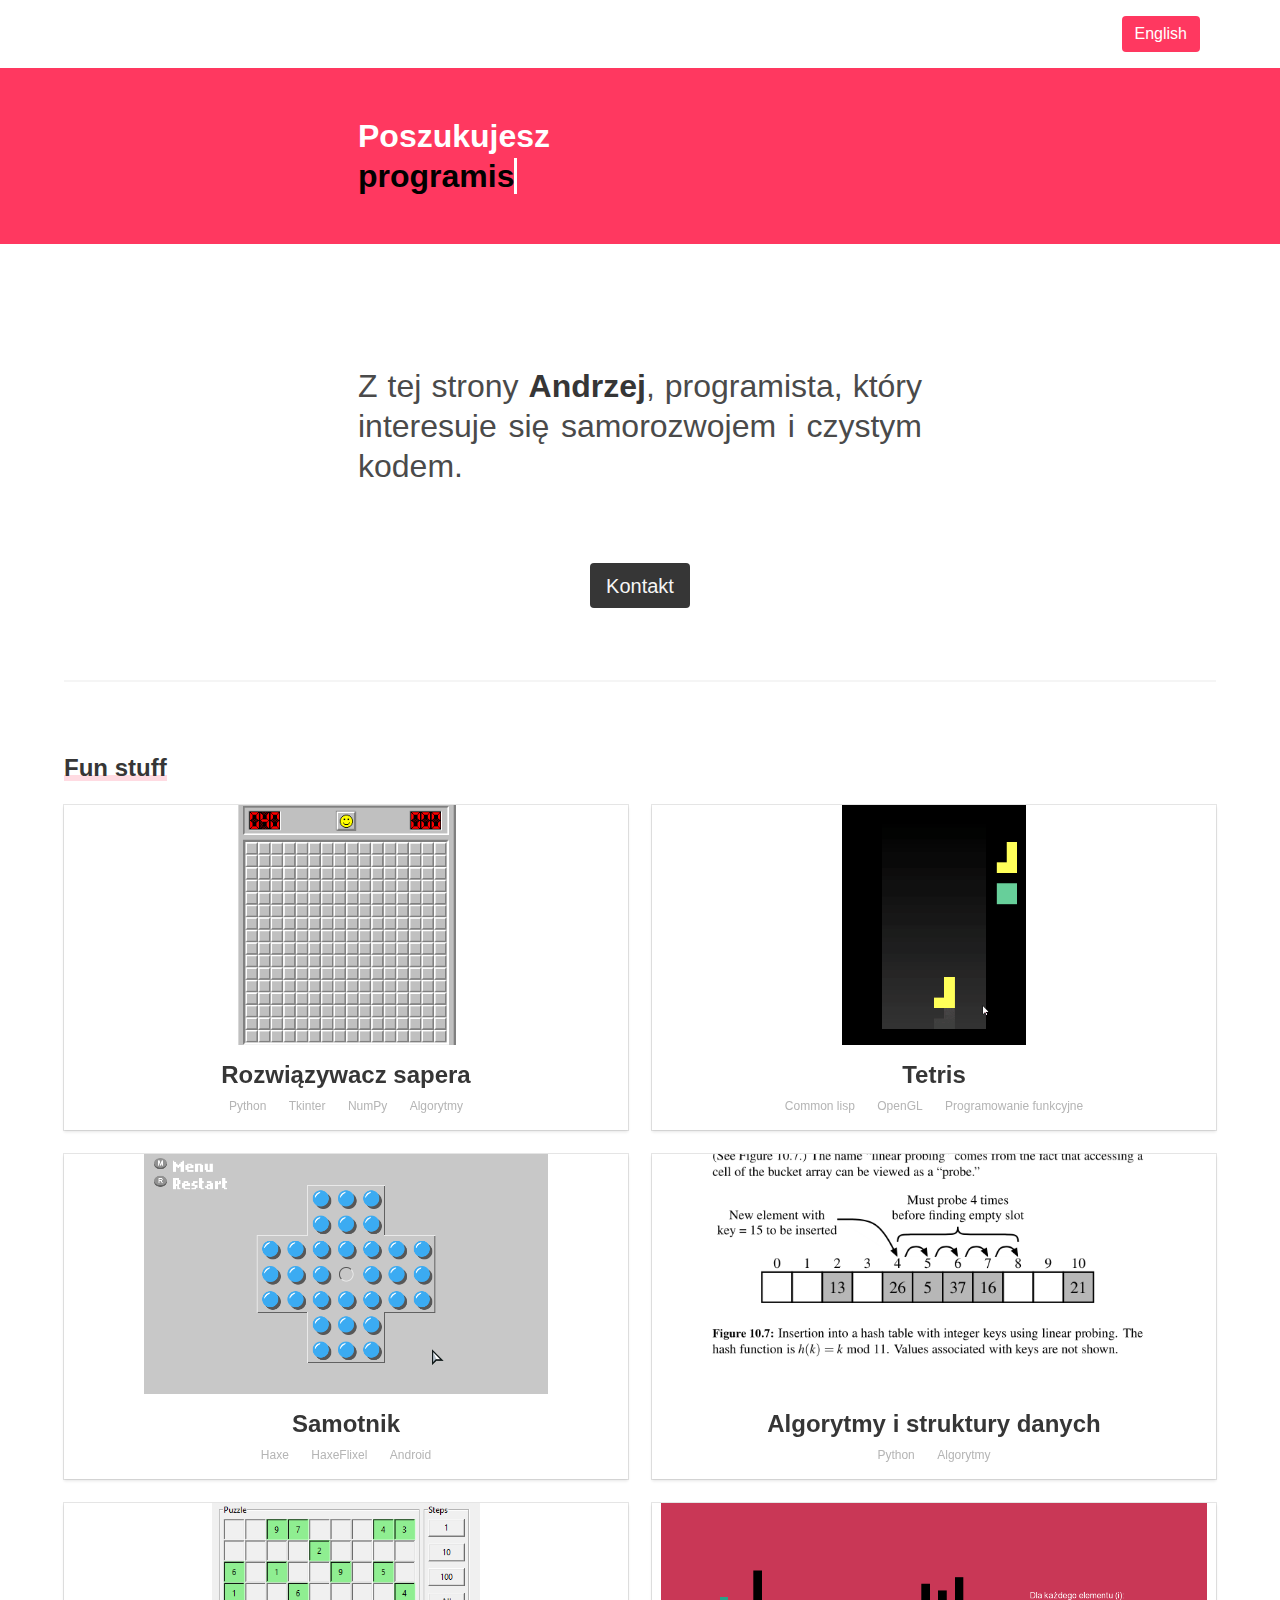
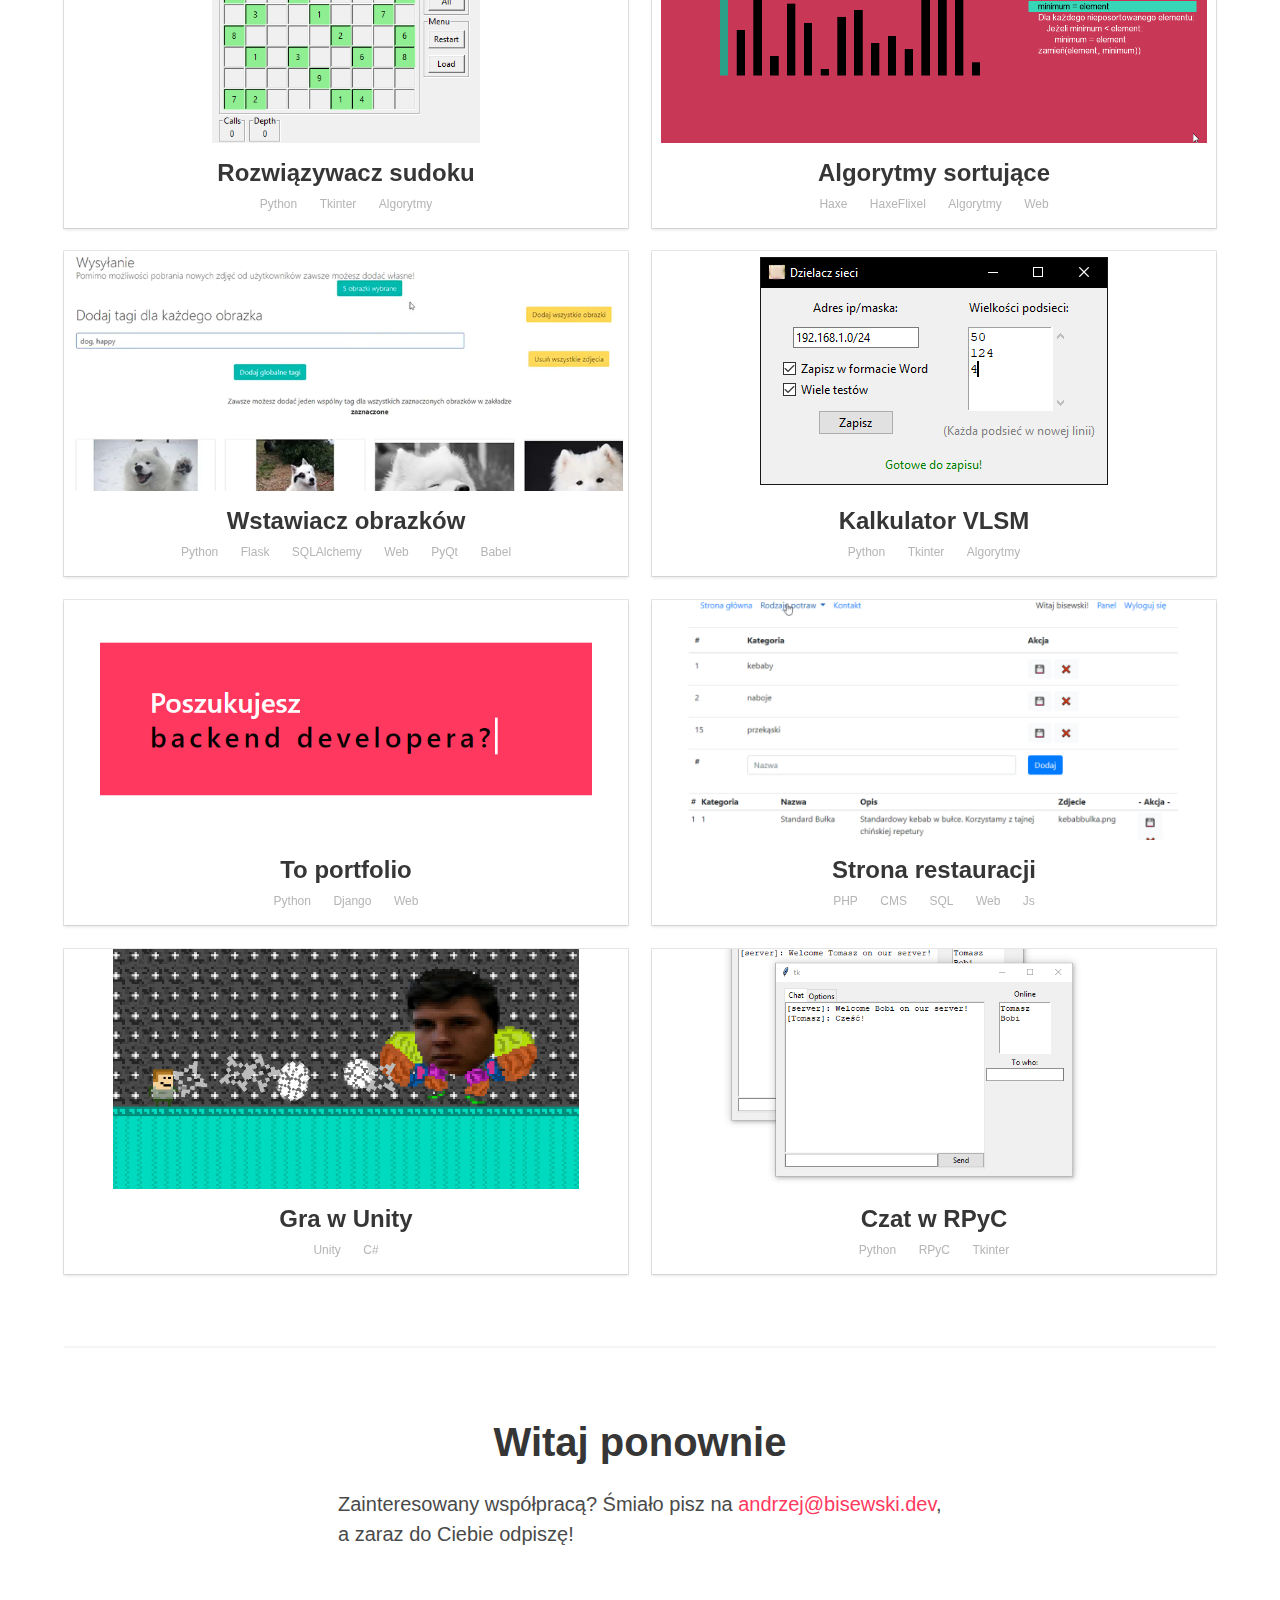
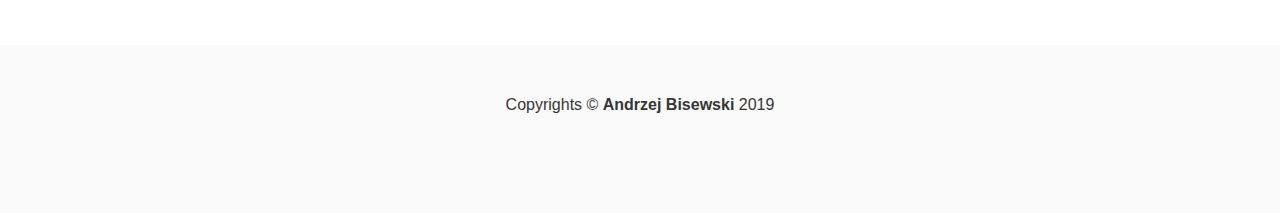
<file: index.html>
<!DOCTYPE html>
<html>
<head>
    <meta charset="utf-8">
    <title>Portfolio | Andrzej Bisewski</title>
    <meta http-equiv="X-UA-Compatible" content="IE=edge">
    <meta name="viewport" content="width=device-width, initial-scale=1">
    <meta name="description"
          content="Programista.">

    <meta property="og:url" content="https://bisewski.dev">
    <meta property="og:type" content="website">
    <meta property="og:title" content="Portfolio | Andrzej Bisewski">

    <meta property="og:image:type" content="image/png">
    <meta property="og:image:width" content="1200">
    <meta property="og:image:height" content="630">
    <meta name="og:description" content="Programista dopiero zaczynający swoją karierę.">
    <meta property="og:image" content="/static/og-image.png"/>
    <!--https://developers.facebook.com/tools/debug/sharing/?q=bisewski.dev-->
    <link rel="stylesheet" href="/static/styles.css">
    <link rel="stylesheet" href="/static/bulma.min.css">
    <link rel="stylesheet" href="https://fonts.googleapis.com/css?family=Raleway&display=swap">
    <link rel="stylesheet" href="https://afeld.github.io/emoji-css/emoji.css">

    <link rel="shortcut icon" type="image/png" href="/static/favicon.ico"/>

    <script>
        let first_word =  ['web',  'backend'];
        let second_word = ['developera?'];

        let words = ['programisty python?', 'młodszego ruby?', 'programisty elixir?'];


    </script>
</head>
<body>


<div class="container">
    <div class=" has-text-right	" style="margin:1rem;">
        
        
        
        
        
        
        <a class="button is-danger" href="/en">English</a>
        
        
        
        
        
    </div>
</div>

<div class="hero-body" style="background-color:#ff3860;">
    <div class="container has-text-centered">

        <div class="columns">
            <div class="column is-half is-offset-one-quarter">
                <h3 class="subtitle is-3 has-text-justified has-text-weight-light">
                    <strong style="color:white;">Poszukujesz</strong><br>
                    <strong class="is-size-4-touch is-size-1-fullhd" style="color:black;" id="my_typing"></strong>
                </h3>
            </div>
        </div>
    </div>
</div>



<div class="hero-body">
    <div class="container has-text-centered">
        <div class="columns">
            <div class="column is-half is-offset-one-quarter">
                <h1 class="subtitle is-2 has-text-weight-light">
                    <span style="icon">
                        ‍<i class="em em-writing_hand" style></i>
                    </span>
                </h1>
                <h3 class="subtitle is-3 is-size-4-touch has-text-justified has-text-weight-light">
                    Z tej strony <strong>Andrzej</strong>, programista, który interesuje się samorozwojem i czystym kodem.
                </h3>
                <h1 class="subtitle is-3 has-text-centered"><i class="em em-male-technologist"></i></h1>
                <span class="icon">
                    <i class="fas fa-home"></i>
                </span>
            </div>
        </div>
        <div class="columns is-centered">
            <!--icons in resume by turkkub from https://www.flaticon.com/authors/turkkub/lineal-->
            <div class="column is-2">
                <a class="button is-medium is-dark" href="mailto:andrzej@bisewski.dev">Kontakt</a>
            </div>
        </div>
    </div>
</div>

<div class="container">
    <hr>
</div>

<!--itemki-->
<div>
    <div class="section">
        <div class="container">
            <h2 class="title is-4">
                <span class="my-shadow"><strong>Fun</strong> stuff</span>
            </h2>

            <div class="columns">
                


                <div class="column is-half has-text-centered ">
                    <div class="card my-item-car my-hoverable">
                        <div class="my-item">
                            <div class="my-item-under-text" style="position:relative;">
                                <a class="my-project">
                                    <img alt="Rozwiązywacz sapera obrazek"
                                         src="/static/saper.gif">
                                </a>
                                <div class="hidden-item">
                                    <a id="1" onmouseenter="activate_link('1')"
                                       onmouseleave="deactivate_link('1')" class="my-link-as-text"
                                       data-hidden-url="https://github.com/Boberkraft/minesweeper-solver" target="_blank" rel="nofollow">
                                        <div class="notification" style="height:100%;">
                                            <div class="content my-has-text-centered">
                                                <p><strong class="is-medium">Program sam roziązuje każdego sapera</strong></p>

<p>Robi zrzut ekranu, analizuje grę i dzięki algebrze liniowej wie gdzie kliknąć, by nie trafić na mine.</p>
                                            </div>
                                        </div>
                                    </a>
                                </div>
                            </div>
                            <p>
                            <h2 class="title is-4 " style="margin-bottom:0.3rem;">
                                Rozwiązywacz sapera
                            </h2></p>

                            <p>
                                
                                <span class="tag is-white has-text-grey-light">Python</span>
                                
                                <span class="tag is-white has-text-grey-light">Tkinter</span>
                                
                                <span class="tag is-white has-text-grey-light">NumPy</span>
                                
                                <span class="tag is-white has-text-grey-light">Algorytmy</span>
                                
                            </p>
                        </div>
                    </div>
                </div>

                
                


                <div class="column is-half has-text-centered ">
                    <div class="card my-item-car my-hoverable">
                        <div class="my-item">
                            <div class="my-item-under-text" style="position:relative;">
                                <a class="my-project">
                                    <img alt="Tetris obrazek"
                                         src="/static/tetris.gif">
                                </a>
                                <div class="hidden-item">
                                    <a id="2" onmouseenter="activate_link('2')"
                                       onmouseleave="deactivate_link('2')" class="my-link-as-text"
                                       data-hidden-url="https://github.com/Boberkraft/tetris" target="_blank" rel="nofollow">
                                        <div class="notification" style="height:100%;">
                                            <div class="content my-has-text-centered">
                                                

<p><strong>Klasyczny tetris wieloosobowy</strong></p>

<p class="is-size-7">Gra docelowo ma wspierać rozgrywkę wieloosobową przez internet</p>

<p class="is-size-7">Stworzony w celu zgłębienia technik <strong>Common Lispa </strong> - ucze się go, gdyż przeczytałem, że każdy programista <strong>musi</strong> go poznać. Czy jestem w stanie zobaczyć <em>rewolucyjność</em> tego języka? Zdecydowanie tak.<p>


                                            </div>
                                        </div>
                                    </a>
                                </div>
                            </div>
                            <p>
                            <h2 class="title is-4 " style="margin-bottom:0.3rem;">
                                Tetris
                            </h2></p>

                            <p>
                                
                                <span class="tag is-white has-text-grey-light">Common lisp</span>
                                
                                <span class="tag is-white has-text-grey-light">OpenGL</span>
                                
                                <span class="tag is-white has-text-grey-light">Programowanie funkcyjne</span>
                                
                            </p>
                        </div>
                    </div>
                </div>

                
            </div>
            <div class="columns">
                
                


                <div class="column is-half has-text-centered ">
                    <div class="card my-item-car my-hoverable">
                        <div class="my-item">
                            <div class="my-item-under-text" style="position:relative;">
                                <a class="my-project">
                                    <img alt="Samotnik obrazek"
                                         src="/static/brainvita.gif">
                                </a>
                                <div class="hidden-item">
                                    <a id="3" onmouseenter="activate_link('3')"
                                       onmouseleave="deactivate_link('3')" class="my-link-as-text"
                                       data-hidden-url="https://github.com/Boberkraft/BrainVita-Haxe" target="_blank" rel="nofollow">
                                        <div class="notification" style="height:100%;">
                                            <div class="content my-has-text-centered">
                                                <p><strong>Gra logiczna</strong></p>

<p class="is-size-7-touch">Celem gry jest zostawienie na planszy jak najmniejszej liczby pionków. Pionka bije się przeskakując go w pionie lub w poziomie.</p>

<p class="is-size-7-touch">Pierwszy mój projekt w wieloplatformowym języku <strong>Haxe</strong>. Podobną grę zrobiłem w Pythonie, więc pomyślałem, że porównam procesy tworzenia tego samego przy użyciu innych narzędzi.</p>
                                            </div>
                                        </div>
                                    </a>
                                </div>
                            </div>
                            <p>
                            <h2 class="title is-4 " style="margin-bottom:0.3rem;">
                                Samotnik
                            </h2></p>

                            <p>
                                
                                <span class="tag is-white has-text-grey-light">Haxe</span>
                                
                                <span class="tag is-white has-text-grey-light">HaxeFlixel</span>
                                
                                <span class="tag is-white has-text-grey-light">Android</span>
                                
                            </p>
                        </div>
                    </div>
                </div>

                
                


                <div class="column is-half has-text-centered ">
                    <div class="card my-item-car my-hoverable">
                        <div class="my-item">
                            <div class="my-item-under-text" style="position:relative;">
                                <a class="my-project">
                                    <img alt="Algorytmy i struktury danych obrazek"
                                         src="/static/algorytmy.png">
                                </a>
                                <div class="hidden-item">
                                    <a id="4" onmouseenter="activate_link('4')"
                                       onmouseleave="deactivate_link('4')" class="my-link-as-text"
                                       data-hidden-url="https://github.com/Boberkraft/Data-Structures-and-Algorithms-in-Python" target="_blank" rel="nofollow">
                                        <div class="notification" style="height:100%;">
                                            <div class="content my-has-text-centered">
                                                <p><strong>Rozwiązania do zadań czysto algorytmicznych</strong></p>

<p class="is-size-7-touch">Repozytorium to zbiór odpowiedzi do każdego przerobionego przeze mnie działu książki</p>

<p class="is-size-7" >Znajduje się tam: OOP, rekurencja, złożoność obliczeniowa, dowodzenie matematyczne, analiza, algorytmy sortujące, Dynamic Array, Stacks, Deques, Linked lists, Trees, Priority Queues, Heaps, Hash Tables, Skip Lists</p>

<p class="is-size-7-touch"> Przerobiłem ponad <strong>420 </strong> zadań z tej książki.</p>
                                            </div>
                                        </div>
                                    </a>
                                </div>
                            </div>
                            <p>
                            <h2 class="title is-4 " style="margin-bottom:0.3rem;">
                                Algorytmy i struktury danych
                            </h2></p>

                            <p>
                                
                                <span class="tag is-white has-text-grey-light">Python</span>
                                
                                <span class="tag is-white has-text-grey-light">Algorytmy</span>
                                
                            </p>
                        </div>
                    </div>
                </div>

                
            </div>
            <div class="columns">
                
                


                <div class="column is-half has-text-centered ">
                    <div class="card my-item-car my-hoverable">
                        <div class="my-item">
                            <div class="my-item-under-text" style="position:relative;">
                                <a class="my-project">
                                    <img alt="Rozwiązywacz sudoku obrazek"
                                         src="/static/sudoku.gif">
                                </a>
                                <div class="hidden-item">
                                    <a id="5" onmouseenter="activate_link('5')"
                                       onmouseleave="deactivate_link('5')" class="my-link-as-text"
                                       data-hidden-url="https://github.com/Boberkraft/" target="_blank" rel="nofollow">
                                        <div class="notification" style="height:100%;">
                                            <div class="content my-has-text-centered">
                                                <p><strong class="is-medium">Program sam rozwiązuje każde sudoku</strong></p>

<p class="is-size-7-touch">Przy okazji pozwala w łatwy sposób zrozumieć w jaki sposób działa, gdyż posiada ładny interfejs pozwalający wykonywać operacje algorytmu krok po kroku.</p>

<p class="is-size-7-touch">Stworzyłem go w celach nauki <strong>rekurencji</strong>.</p>
                                            </div>
                                        </div>
                                    </a>
                                </div>
                            </div>
                            <p>
                            <h2 class="title is-4 " style="margin-bottom:0.3rem;">
                                Rozwiązywacz sudoku
                            </h2></p>

                            <p>
                                
                                <span class="tag is-white has-text-grey-light">Python</span>
                                
                                <span class="tag is-white has-text-grey-light">Tkinter</span>
                                
                                <span class="tag is-white has-text-grey-light">Algorytmy</span>
                                
                            </p>
                        </div>
                    </div>
                </div>

                
                


                <div class="column is-half has-text-centered ">
                    <div class="card my-item-car my-hoverable">
                        <div class="my-item">
                            <div class="my-item-under-text" style="position:relative;">
                                <a class="my-project">
                                    <img alt="Algorytmy sortujące obrazek"
                                         src="/static/selectionsort.gif">
                                </a>
                                <div class="hidden-item">
                                    <a id="6" onmouseenter="activate_link('6')"
                                       onmouseleave="deactivate_link('6')" class="my-link-as-text"
                                       data-hidden-url="https://github.com/Boberkraft/algorithm-visualization-in-haxe" target="_blank" rel="nofollow">
                                        <div class="notification" style="height:100%;">
                                            <div class="content my-has-text-centered">
                                                <p><strong>Ładna prezentacja algorytmów sortujących</strong></p>

<p class="is-size-7-touch">Jest to strona internetowa, która w wolny sposób-  krok po kroku - pokazuje jak działają popularniejsze algorytmy sortujące.</p>

<p class="is-size-7-touch">Mój nauczyciel ze szkoły powiedział  bym przypomniał sobie <em>wszystkie te sorty</em> do <strong>matury</strong> - tak też zrobiłem.</p>
                                            </div>
                                        </div>
                                    </a>
                                </div>
                            </div>
                            <p>
                            <h2 class="title is-4 " style="margin-bottom:0.3rem;">
                                Algorytmy sortujące
                            </h2></p>

                            <p>
                                
                                <span class="tag is-white has-text-grey-light">Haxe</span>
                                
                                <span class="tag is-white has-text-grey-light">HaxeFlixel</span>
                                
                                <span class="tag is-white has-text-grey-light">Algorytmy</span>
                                
                                <span class="tag is-white has-text-grey-light">Web</span>
                                
                            </p>
                        </div>
                    </div>
                </div>

                
            </div>
            <div class="columns">
                
                


                <div class="column is-half has-text-centered ">
                    <div class="card my-item-car my-hoverable">
                        <div class="my-item">
                            <div class="my-item-under-text" style="position:relative;">
                                <a class="my-project">
                                    <img alt="Wstawiacz obrazków obrazek"
                                         src="/static/shubi.png">
                                </a>
                                <div class="hidden-item">
                                    <a id="7" onmouseenter="activate_link('7')"
                                       onmouseleave="deactivate_link('7')" class="my-link-as-text"
                                       data-hidden-url="https://www.youtube.com/watch?v=bhxVHMn7Ieo" target="_blank" rel="nofollow">
                                        <div class="notification" style="height:100%;">
                                            <div class="content my-has-text-centered">
                                                <p><strong>Shubi</strong></p>

<p class="is-size-7-touch">Program służy do pomocy w <em>reagowaniu</em>. Zamiast wysyłać na messengerze bądź discordzie emoji <i class="em em-kissing_smiling_eyes"></i> można wysłać zdjęcie pieska z wystawionym jęzorem.</p> 

<p>Jest to projekt na zakończenie warsztatów Pythona w firmie <strong>Intel</strong>.</p>
                                            </div>
                                        </div>
                                    </a>
                                </div>
                            </div>
                            <p>
                            <h2 class="title is-4 " style="margin-bottom:0.3rem;">
                                Wstawiacz obrazków
                            </h2></p>

                            <p>
                                
                                <span class="tag is-white has-text-grey-light">Python</span>
                                
                                <span class="tag is-white has-text-grey-light">Flask</span>
                                
                                <span class="tag is-white has-text-grey-light">SQLAlchemy</span>
                                
                                <span class="tag is-white has-text-grey-light">Web</span>
                                
                                <span class="tag is-white has-text-grey-light">PyQt</span>
                                
                                <span class="tag is-white has-text-grey-light">Babel</span>
                                
                            </p>
                        </div>
                    </div>
                </div>

                
                


                <div class="column is-half has-text-centered ">
                    <div class="card my-item-car my-hoverable">
                        <div class="my-item">
                            <div class="my-item-under-text" style="position:relative;">
                                <a class="my-project">
                                    <img alt="Kalkulator VLSM obrazek"
                                         src="/static/vlsm.png">
                                </a>
                                <div class="hidden-item">
                                    <a id="8" onmouseenter="activate_link('8')"
                                       onmouseleave="deactivate_link('8')" class="my-link-as-text"
                                       data-hidden-url="https://github.com/Boberkraft/VLSM-sieci" target="_blank" rel="nofollow">
                                        <div class="notification" style="height:100%;">
                                            <div class="content my-has-text-centered">
                                                <p><strong>Dzieli sieć na podsieci</strong></p>

<p class="is-size-7"> Program ten dzieli sieć wedle techniki VLSM, dodatkowo posiada przycisk do generowania pliku word, który ma służyć jako <strong>sprawdzian</strong> - odpowiedzi są dołączone.</p>

<p class="is-size-7">Stworzone by dostać dobrą ocenę z przedmiotu <strong>Sieci komputerowe</strong>.</p>
                                            </div>
                                        </div>
                                    </a>
                                </div>
                            </div>
                            <p>
                            <h2 class="title is-4 " style="margin-bottom:0.3rem;">
                                Kalkulator VLSM
                            </h2></p>

                            <p>
                                
                                <span class="tag is-white has-text-grey-light">Python</span>
                                
                                <span class="tag is-white has-text-grey-light">Tkinter</span>
                                
                                <span class="tag is-white has-text-grey-light">Algorytmy</span>
                                
                            </p>
                        </div>
                    </div>
                </div>

                
            </div>
            <div class="columns">
                
                


                <div class="column is-half has-text-centered ">
                    <div class="card my-item-car my-hoverable">
                        <div class="my-item">
                            <div class="my-item-under-text" style="position:relative;">
                                <a class="my-project">
                                    <img alt="To portfolio obrazek"
                                         src="/static/cv.png">
                                </a>
                                <div class="hidden-item">
                                    <a id="16" onmouseenter="activate_link('16')"
                                       onmouseleave="deactivate_link('16')" class="my-link-as-text"
                                       data-hidden-url="https://github.com/Boberkraft/boberkraft.github.io" target="_blank" rel="nofollow">
                                        <div class="notification" style="height:100%;">
                                            <div class="content my-has-text-centered">
                                                <p><strong>Statyczna strona</strong></p>

<p>Została wykonana przy pomocy <strong>Django</strong> i wdrażana przy pomocy prostego skryptu generującego statyczny html. Zawiera lokalizację</p>
                                            </div>
                                        </div>
                                    </a>
                                </div>
                            </div>
                            <p>
                            <h2 class="title is-4 " style="margin-bottom:0.3rem;">
                                To portfolio
                            </h2></p>

                            <p>
                                
                                <span class="tag is-white has-text-grey-light">Python</span>
                                
                                <span class="tag is-white has-text-grey-light">Django</span>
                                
                                <span class="tag is-white has-text-grey-light">Web</span>
                                
                            </p>
                        </div>
                    </div>
                </div>

                
                


                <div class="column is-half has-text-centered ">
                    <div class="card my-item-car my-hoverable">
                        <div class="my-item">
                            <div class="my-item-under-text" style="position:relative;">
                                <a class="my-project">
                                    <img alt="Strona restauracji obrazek"
                                         src="/static/kebab.png">
                                </a>
                                <div class="hidden-item">
                                    <a id="17" onmouseenter="activate_link('17')"
                                       onmouseleave="deactivate_link('17')" class="my-link-as-text"
                                       data-hidden-url="https://github.com/Boberkraft/Strona-o-kebabie" target="_blank" rel="nofollow">
                                        <div class="notification" style="height:100%;">
                                            <div class="content my-has-text-centered">
                                                

<p><strong>Prosta strona o kebabowni (<strong>CRUD</strong>)</strong></p>

</p>Projekt specjalnie zawiera prostego <strong>SQLa</strong> oraz funkcje, gdyż służył jako przykład. Posiada system szablonów podobny do tych z <strong>Django</strong>.</p>


                                            </div>
                                        </div>
                                    </a>
                                </div>
                            </div>
                            <p>
                            <h2 class="title is-4 " style="margin-bottom:0.3rem;">
                                Strona restauracji
                            </h2></p>

                            <p>
                                
                                <span class="tag is-white has-text-grey-light">PHP</span>
                                
                                <span class="tag is-white has-text-grey-light">CMS</span>
                                
                                <span class="tag is-white has-text-grey-light">SQL</span>
                                
                                <span class="tag is-white has-text-grey-light">Web</span>
                                
                                <span class="tag is-white has-text-grey-light">Js</span>
                                
                            </p>
                        </div>
                    </div>
                </div>

                
            </div>
            <div class="columns">
                
                


                <div class="column is-half has-text-centered ">
                    <div class="card my-item-car my-hoverable">
                        <div class="my-item">
                            <div class="my-item-under-text" style="position:relative;">
                                <a class="my-project">
                                    <img alt="Gra w Unity obrazek"
                                         src="/static/mineguern.png">
                                </a>
                                <div class="hidden-item">
                                    <a id="18" onmouseenter="activate_link('18')"
                                       onmouseleave="deactivate_link('18')" class="my-link-as-text"
                                       data-hidden-url="https://www.youtube.com/watch?v=p3pg8H3WTiU" target="_blank" rel="nofollow">
                                        <div class="notification" style="height:100%;">
                                            <div class="content my-has-text-centered">
                                                <p><strong>Mineguern</strong></p>

<p>Moja pierwsza i jedyna gra w Unity.</p>

<p>Gracz posiada 3 rodzaje broni i musi pokonać wroga - <strong> piłkarza Eryka</strong> (w rzeczywistości jest to mój kolega).</p>

<p>Wykonana w <strong>2015</strong> roku.</p>
                                            </div>
                                        </div>
                                    </a>
                                </div>
                            </div>
                            <p>
                            <h2 class="title is-4 " style="margin-bottom:0.3rem;">
                                Gra w Unity
                            </h2></p>

                            <p>
                                
                                <span class="tag is-white has-text-grey-light">Unity</span>
                                
                                <span class="tag is-white has-text-grey-light">C#</span>
                                
                            </p>
                        </div>
                    </div>
                </div>

                
                


                <div class="column is-half has-text-centered ">
                    <div class="card my-item-car my-hoverable">
                        <div class="my-item">
                            <div class="my-item-under-text" style="position:relative;">
                                <a class="my-project">
                                    <img alt="Czat w RPyC obrazek"
                                         src="/static/czat.png">
                                </a>
                                <div class="hidden-item">
                                    <a id="19" onmouseenter="activate_link('19')"
                                       onmouseleave="deactivate_link('19')" class="my-link-as-text"
                                       data-hidden-url="https://github.com/Boberkraft/chat/" target="_blank" rel="nofollow">
                                        <div class="notification" style="height:100%;">
                                            <div class="content my-has-text-centered">
                                                

<p><strong>Serwis czatowy</strong></p>

</p>Wykonany przy pomocy biblioteki do rozproszonego przetwarzania <strong>RPyC</strong>. Jest stworzona na podobieństwo czatu IRC i posiada podstawowe funkcje potrzebne do sprawnej komunikacji.</p>

<p>Wykonany w <strong>2017</strong> roku.<p>


                                            </div>
                                        </div>
                                    </a>
                                </div>
                            </div>
                            <p>
                            <h2 class="title is-4 " style="margin-bottom:0.3rem;">
                                Czat w RPyC
                            </h2></p>

                            <p>
                                
                                <span class="tag is-white has-text-grey-light">Python</span>
                                
                                <span class="tag is-white has-text-grey-light">RPyC</span>
                                
                                <span class="tag is-white has-text-grey-light">Tkinter</span>
                                
                            </p>
                        </div>
                    </div>
                </div>

                
            </div>
            <div class="columns">
                
                
            </div>
        </div>
    </div>
</div>

<div class="hr">
    <div class="container">
        <hr> <!-- style="background-color:#ff3860;opacity:0.2;"-->
    </div>
</div>


<section class="hero">
    <div class="hero-body">
        <div class="columns">
            <div class="column is-half is-offset-one-quarter">
                <h1 class="title is-2 has-text-centered">
                    <strong> Witaj ponownie </strong> <i
                        class="em em-raised_hand_with_fingers_splayed"></i>
                </h1>
                <p class="content is-medium">
                    Zainteresowany współpracą? Śmiało pisz na 

                    <a class="my-red" href="mailto:andrzej@bisewski.dev" target="_blank">andrzej@bisewski.dev</a>,
                    a zaraz do Ciebie odpiszę!
                </p>
                <br>
            </div>
        </div>
    </div>

</section>


<footer class="footer "> <!-- has-background-white -->
    <div class="content has-text-centered has-text-dark">
        <p>Copyrights © <strong>Andrzej Bisewski</strong> 2019

    </div>
</footer>




<script src="/static/script.js">


</script>

</body>
</html>
</file>
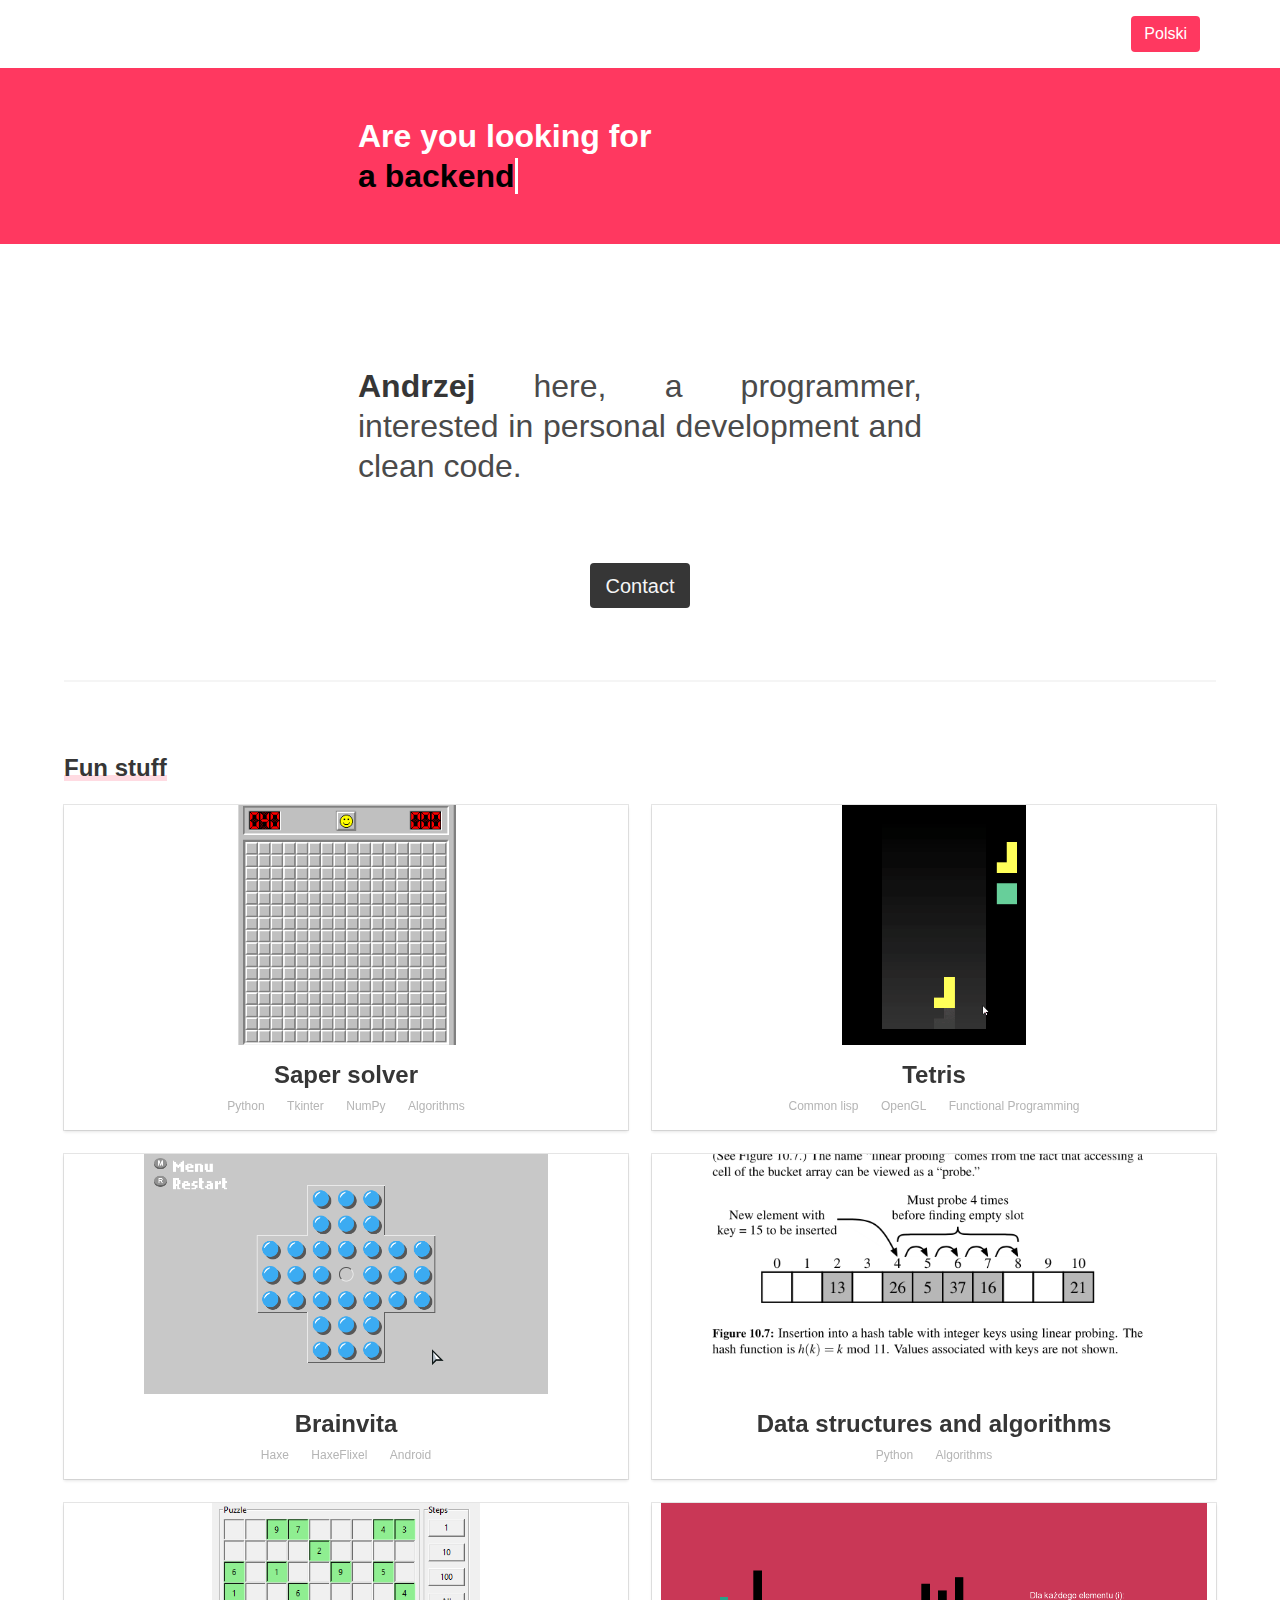
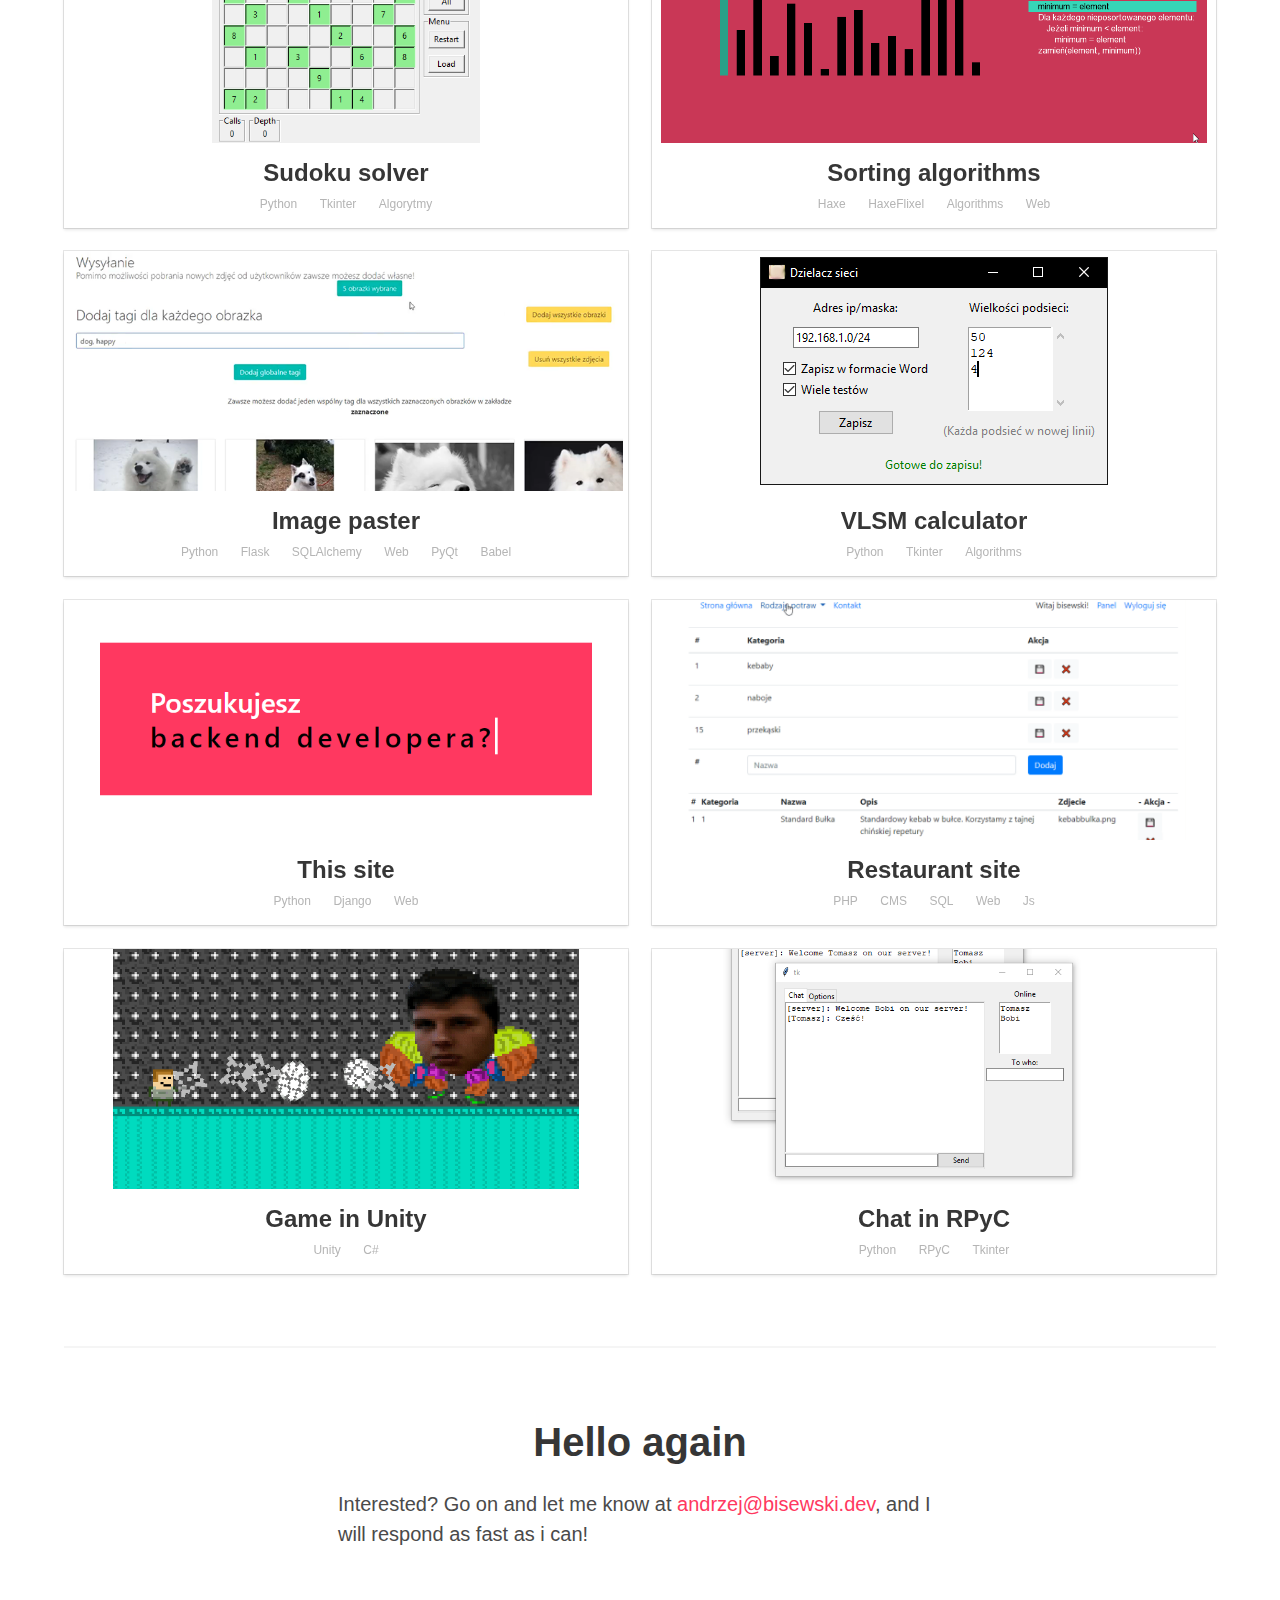
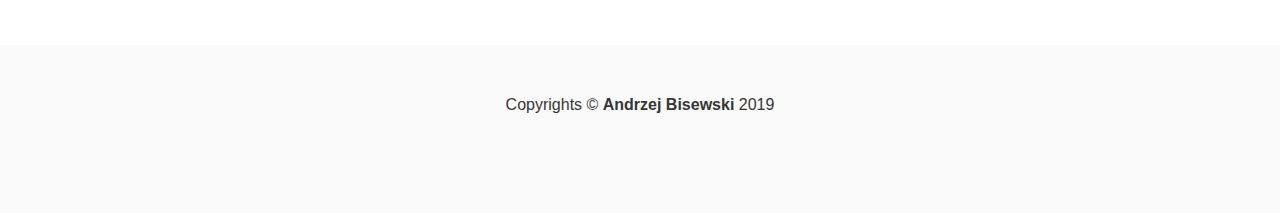
<file: en.html>
<!DOCTYPE html>
<html>
<head>
    <meta charset="utf-8">
    <title>Portfolio | Andrzej Bisewski</title>
    <meta http-equiv="X-UA-Compatible" content="IE=edge">
    <meta name="viewport" content="width=device-width, initial-scale=1">
    <meta name="description"
          content="Programmer.">

    <meta property="og:url" content="https://bisewski.dev">
    <meta property="og:type" content="website">
    <meta property="og:title" content="Portfolio | Andrzej Bisewski">

    <meta property="og:image:type" content="image/png">
    <meta property="og:image:width" content="1200">
    <meta property="og:image:height" content="630">
    <meta name="og:description" content="Young programmer at the beggining of his career.">
    <meta property="og:image" content="/static/og-image.png"/>
    <!--https://developers.facebook.com/tools/debug/sharing/?q=bisewski.dev-->
    <link rel="stylesheet" href="/static/styles.css">
    <link rel="stylesheet" href="/static/bulma.min.css">
    <link rel="stylesheet" href="https://fonts.googleapis.com/css?family=Raleway&display=swap">
    <link rel="stylesheet" href="https://afeld.github.io/emoji-css/emoji.css">

    <link rel="shortcut icon" type="image/png" href="/static/favicon.ico"/>

    <script>
        let first_word =  ['a web',  'a backend'];
        let second_word = ['developer?'];

        let words = ['a elixir developer?', 'a ruby developer?', 'a programmer?'];


    </script>
</head>
<body>


<div class="container">
    <div class=" has-text-right	" style="margin:1rem;">
        
        
        
        
        
        
        
        
        <a class="button is-danger" href="/">Polski</a>
        
        
        
    </div>
</div>

<div class="hero-body" style="background-color:#ff3860;">
    <div class="container has-text-centered">

        <div class="columns">
            <div class="column is-half is-offset-one-quarter">
                <h3 class="subtitle is-3 has-text-justified has-text-weight-light">
                    <strong style="color:white;">Are you looking for</strong><br>
                    <strong class="is-size-4-touch is-size-1-fullhd" style="color:black;" id="my_typing"></strong>
                </h3>
            </div>
        </div>
    </div>
</div>



<div class="hero-body">
    <div class="container has-text-centered">
        <div class="columns">
            <div class="column is-half is-offset-one-quarter">
                <h1 class="subtitle is-2 has-text-weight-light">
                    <span style="icon ">
                        ‍<i class="em em-writing_hand" style></i>
                    </span>
                </h1>
                <h3 class="subtitle is-3 is-size-4-touch has-text-justified has-text-weight-light">
                    <strong>Andrzej</strong> here, a programmer, interested in personal development and clean code.
                </h3>
                <h1 class="subtitle is-3 has-text-centered"><i class="em em-male-technologist"></i></h1>
                <span class="icon">
                    <i class="fas fa-home"></i>
                </span>
            </div>
        </div>
        <div class="columns is-centered">
            <!--icons in resume by turkkub from https://www.flaticon.com/authors/turkkub/lineal-->
            <div class="column is-2">
                <a class="button is-medium is-dark" href="mailto:andrzej@bisewski.dev">Contact</a>
            </div>
        </div>
    </div>
</div>

<div class="hr">
    <div class="container">
        <hr>
    </div>
</div>

<!--itemki-->
<div>
    <div class="section">
        <div class="container">
            <h2 class="title is-4">
                <span class="my-shadow"><strong>Fun</strong> stuff</span>
            </h2>

            <div class="columns">
                <div class="column is-half has-text-centered ">
                    <div class="card my-item-car my-hoverable">
                        <div class="my-item">
                            <div class="my-item-under-text" style="position:relative;">
                                <a class="my-project">
                                    <img alt="Saper solver image"
                                         src="/static/saper.gif">
                                </a>
                                <div class="hidden-item">
                                    <a id="1" onmouseenter="activate_link('1')"
                                       onmouseleave="deactivate_link('1')" class="my-link-as-text"
                                       data-hidden-url="https://github.com/Boberkraft/minesweeper-solver" target="_blank" rel="nofollow">
                                        <div class="notification" style="height:100%;">
                                            <div class="content my-has-text-centered">
                                                <p><strong class="is-medium">Program solving classical saper</strong></p>

<p>It takes a screenshot, analyzes the game, and with help from linear algebra knows where to click to not lose.</p>
                                            </div>
                                        </div>
                                    </a>
                                </div>
                            </div>
                            <p>
                            <h2 class="title is-4 " style="margin-bottom:0.3rem;">
                                Saper solver
                            </h2></p>

                            <p>
                                
                                <span class="tag is-white has-text-grey-light">Python</span>
                                
                                <span class="tag is-white has-text-grey-light">Tkinter</span>
                                
                                <span class="tag is-white has-text-grey-light">NumPy</span>
                                
                                <span class="tag is-white has-text-grey-light">Algorithms</span>
                                
                            </p>
                        </div>
                    </div>
                </div>

                
                


                <div class="column is-half has-text-centered ">
                    <div class="card my-item-car my-hoverable">
                        <div class="my-item">
                            <div class="my-item-under-text" style="position:relative;">
                                <a class="my-project">
                                    <img alt="Tetris image"
                                         src="/static/tetris.gif">
                                </a>
                                <div class="hidden-item">
                                    <a id="2" onmouseenter="activate_link('2')"
                                       onmouseleave="deactivate_link('2')" class="my-link-as-text"
                                       data-hidden-url="https://github.com/Boberkraft/tetris" target="_blank" rel="nofollow">
                                        <div class="notification" style="height:100%;">
                                            <div class="content my-has-text-centered">
                                                

<p><strong>Classic multiplayer tetris</strong></p>

<p class="is-size-7">The game is intended to support a multiplayer mode over the internet</p>

<p class="is-size-7">Created to find out why others think that every programmer must learn a <strong>Lisp</strong> language.</p><p> I think that I know what they meant now.</p>


                                            </div>
                                        </div>
                                    </a>
                                </div>
                            </div>
                            <p>
                            <h2 class="title is-4 " style="margin-bottom:0.3rem;">
                                Tetris
                            </h2></p>

                            <p>
                                
                                <span class="tag is-white has-text-grey-light">Common lisp</span>
                                
                                <span class="tag is-white has-text-grey-light">OpenGL</span>
                                
                                <span class="tag is-white has-text-grey-light">Functional Programming</span>
                                
                            </p>
                        </div>
                    </div>
                </div>

                
            </div>
            <div class="columns">
                
                


                <div class="column is-half has-text-centered ">
                    <div class="card my-item-car my-hoverable">
                        <div class="my-item">
                            <div class="my-item-under-text" style="position:relative;">
                                <a class="my-project">
                                    <img alt="Brainvita image"
                                         src="/static/brainvita.gif">
                                </a>
                                <div class="hidden-item">
                                    <a id="3" onmouseenter="activate_link('3')"
                                       onmouseleave="deactivate_link('3')" class="my-link-as-text"
                                       data-hidden-url="https://github.com/Boberkraft/BrainVita-Haxe" target="_blank" rel="nofollow">
                                        <div class="notification" style="height:100%;">
                                            <div class="content my-has-text-centered">
                                                <p><strong>A classic mind game</strong></p>

<p class="is-size-7-touch">The objective is to empty the entire board except for a single marble.</p>

<p class="is-size-7-touch">My first project in multiplatform language <strong>Haxe</strong>. I had made a similar game in Python for my <strong>Intel </strong> course, but I thought that  comparing the development of the same game with different tools could be <strong>fun</strong> - and it was.</p>
                                            </div>
                                        </div>
                                    </a>
                                </div>
                            </div>
                            <p>
                            <h2 class="title is-4 " style="margin-bottom:0.3rem;">
                                Brainvita
                            </h2></p>

                            <p>
                                
                                <span class="tag is-white has-text-grey-light">Haxe</span>
                                
                                <span class="tag is-white has-text-grey-light">HaxeFlixel</span>
                                
                                <span class="tag is-white has-text-grey-light">Android</span>
                                
                            </p>
                        </div>
                    </div>
                </div>

                
                


                <div class="column is-half has-text-centered ">
                    <div class="card my-item-car my-hoverable">
                        <div class="my-item">
                            <div class="my-item-under-text" style="position:relative;">
                                <a class="my-project">
                                    <img alt="Data structures and algorithms image"
                                         src="/static/algorytmy.png">
                                </a>
                                <div class="hidden-item">
                                    <a id="4" onmouseenter="activate_link('4')"
                                       onmouseleave="deactivate_link('4')" class="my-link-as-text"
                                       data-hidden-url="https://github.com/Boberkraft/Data-Structures-and-Algorithms-in-Python" target="_blank" rel="nofollow">
                                        <div class="notification" style="height:100%;">
                                            <div class="content my-has-text-centered">
                                                <p><strong>Solutions to algorithmic exercises</strong></p>

<p class="is-size-7-touch">This repository is a collection of mine solutions to problems given in a book.</p>

<p class="is-size-7" >It includes: OOP, recursion, Algorithm Analysis, Justification Techniques, sorting algorithms, Dynamic Array, Stacks, Deques, Linked lists, Trees, Priority Queues, Heaps, Hash Tables, Skip Lists</p>

<p class="is-size-7-touch"> I have completed over <strong>420 </strong> exercises.</p>
                                            </div>
                                        </div>
                                    </a>
                                </div>
                            </div>
                            <p>
                            <h2 class="title is-4 " style="margin-bottom:0.3rem;">
                                Data structures and algorithms
                            </h2></p>

                            <p>
                                
                                <span class="tag is-white has-text-grey-light">Python</span>
                                
                                <span class="tag is-white has-text-grey-light">Algorithms</span>
                                
                            </p>
                        </div>
                    </div>
                </div>

                
            </div>
            <div class="columns">
                
                


                <div class="column is-half has-text-centered ">
                    <div class="card my-item-car my-hoverable">
                        <div class="my-item">
                            <div class="my-item-under-text" style="position:relative;">
                                <a class="my-project">
                                    <img alt="Sudoku solver image"
                                         src="/static/sudoku.gif">
                                </a>
                                <div class="hidden-item">
                                    <a id="5" onmouseenter="activate_link('5')"
                                       onmouseleave="deactivate_link('5')" class="my-link-as-text"
                                       data-hidden-url="https://github.com/Boberkraft/" target="_blank" rel="nofollow">
                                        <div class="notification" style="height:100%;">
                                            <div class="content my-has-text-centered">
                                                <p><strong class="is-medium">Automatically solves sudoku puzzles</strong></p>

<p class="is-size-7-touch">Additionally, it allows you to easily understand how it works, because it has a nice interface that allows you to perform operations of the algorithm step by step.</p>

<p class="is-size-7-touch">Created for the sake of learning <strong>recursion</strong>.</p>
                                            </div>
                                        </div>
                                    </a>
                                </div>
                            </div>
                            <p>
                            <h2 class="title is-4 " style="margin-bottom:0.3rem;">
                                Sudoku solver
                            </h2></p>

                            <p>
                                
                                <span class="tag is-white has-text-grey-light">Python</span>
                                
                                <span class="tag is-white has-text-grey-light">Tkinter</span>
                                
                                <span class="tag is-white has-text-grey-light">Algorytmy</span>
                                
                            </p>
                        </div>
                    </div>
                </div>

                
                


                <div class="column is-half has-text-centered ">
                    <div class="card my-item-car my-hoverable">
                        <div class="my-item">
                            <div class="my-item-under-text" style="position:relative;">
                                <a class="my-project">
                                    <img alt="Sorting algorithms image"
                                         src="/static/selectionsort.gif">
                                </a>
                                <div class="hidden-item">
                                    <a id="6" onmouseenter="activate_link('6')"
                                       onmouseleave="deactivate_link('6')" class="my-link-as-text"
                                       data-hidden-url="https://github.com/Boberkraft/algorithm-visualization-in-haxe" target="_blank" rel="nofollow">
                                        <div class="notification" style="height:100%;">
                                            <div class="content my-has-text-centered">
                                                <p><strong>A nice presentation of sorting algorithms</strong></p>

<p class="is-size-7-touch">It's a website that in slow steps shows how popular sorting algorithms work.</p>

<p class="is-size-7-touch">Created because my teacher told me to revise how sorting is done.</p>
                                            </div>
                                        </div>
                                    </a>
                                </div>
                            </div>
                            <p>
                            <h2 class="title is-4 " style="margin-bottom:0.3rem;">
                                Sorting algorithms
                            </h2></p>

                            <p>
                                
                                <span class="tag is-white has-text-grey-light">Haxe</span>
                                
                                <span class="tag is-white has-text-grey-light">HaxeFlixel</span>
                                
                                <span class="tag is-white has-text-grey-light">Algorithms</span>
                                
                                <span class="tag is-white has-text-grey-light">Web</span>
                                
                            </p>
                        </div>
                    </div>
                </div>

                
            </div>
            <div class="columns">
                
                


                <div class="column is-half has-text-centered ">
                    <div class="card my-item-car my-hoverable">
                        <div class="my-item">
                            <div class="my-item-under-text" style="position:relative;">
                                <a class="my-project">
                                    <img alt="Image paster image"
                                         src="/static/shubi.png">
                                </a>
                                <div class="hidden-item">
                                    <a id="7" onmouseenter="activate_link('7')"
                                       onmouseleave="deactivate_link('7')" class="my-link-as-text"
                                       data-hidden-url="https://www.youtube.com/watch?v=bhxVHMn7Ieo" target="_blank" rel="nofollow">
                                        <div class="notification" style="height:100%;">
                                            <div class="content my-has-text-centered">
                                                <p><strong>Shubi</strong></p>

<p class="is-size-7-touch">The program allows you  to paste images as <em>reactions</em>. Why send emojis on Messanger or Discord <i class="em em-kissing_smiling_eyes"></i> when you can send a picture of a cute dog.</p> 

<p>It's an ending project for workshops at <strong>Intel</strong>.</p>
                                            </div>
                                        </div>
                                    </a>
                                </div>
                            </div>
                            <p>
                            <h2 class="title is-4 " style="margin-bottom:0.3rem;">
                                Image paster
                            </h2></p>

                            <p>
                                
                                <span class="tag is-white has-text-grey-light">Python</span>
                                
                                <span class="tag is-white has-text-grey-light">Flask</span>
                                
                                <span class="tag is-white has-text-grey-light">SQLAlchemy</span>
                                
                                <span class="tag is-white has-text-grey-light">Web</span>
                                
                                <span class="tag is-white has-text-grey-light">PyQt</span>
                                
                                <span class="tag is-white has-text-grey-light">Babel</span>
                                
                            </p>
                        </div>
                    </div>
                </div>

                
                


                <div class="column is-half has-text-centered ">
                    <div class="card my-item-car my-hoverable">
                        <div class="my-item">
                            <div class="my-item-under-text" style="position:relative;">
                                <a class="my-project">
                                    <img alt="VLSM calculator image"
                                         src="/static/vlsm.png">
                                </a>
                                <div class="hidden-item">
                                    <a id="8" onmouseenter="activate_link('8')"
                                       onmouseleave="deactivate_link('8')" class="my-link-as-text"
                                       data-hidden-url="https://github.com/Boberkraft/VLSM-sieci" target="_blank" rel="nofollow">
                                        <div class="notification" style="height:100%;">
                                            <div class="content my-has-text-centered">
                                                <p><strong>Divides network to subnetworks</strong></p>

<p class="is-size-7"> Works according to the VLSM technique <strong>+</strong> has a button to create <strong>exams</strong> as word documents - answers included.</p>

<p class="is-size-7">Created to get a nice mark from <strong>Computer network</strong> class.</p>
                                            </div>
                                        </div>
                                    </a>
                                </div>
                            </div>
                            <p>
                            <h2 class="title is-4 " style="margin-bottom:0.3rem;">
                                VLSM calculator
                            </h2></p>

                            <p>
                                
                                <span class="tag is-white has-text-grey-light">Python</span>
                                
                                <span class="tag is-white has-text-grey-light">Tkinter</span>
                                
                                <span class="tag is-white has-text-grey-light">Algorithms</span>
                                
                            </p>
                        </div>
                    </div>
                </div>

                
            </div>
            <div class="columns">
                
                


                <div class="column is-half has-text-centered ">
                    <div class="card my-item-car my-hoverable">
                        <div class="my-item">
                            <div class="my-item-under-text" style="position:relative;">
                                <a class="my-project">
                                    <img alt="This site image"
                                         src="/static/cv.png">
                                </a>
                                <div class="hidden-item">
                                    <a id="16" onmouseenter="activate_link('16')"
                                       onmouseleave="deactivate_link('16')" class="my-link-as-text"
                                       data-hidden-url="https://github.com/Boberkraft/boberkraft.github.io" target="_blank" rel="nofollow">
                                        <div class="notification" style="height:100%;">
                                            <div class="content my-has-text-centered">
                                                <p><strong>Static page</strong></p>

<p>Created using <strong>Django</strong> and deployed with a simple script. Includes localization</p>
                                            </div>
                                        </div>
                                    </a>
                                </div>
                            </div>
                            <p>
                            <h2 class="title is-4 " style="margin-bottom:0.3rem;">
                                This site
                            </h2></p>

                            <p>
                                
                                <span class="tag is-white has-text-grey-light">Python</span>
                                
                                <span class="tag is-white has-text-grey-light">Django</span>
                                
                                <span class="tag is-white has-text-grey-light">Web</span>
                                
                            </p>
                        </div>
                    </div>
                </div>

                
                


                <div class="column is-half has-text-centered ">
                    <div class="card my-item-car my-hoverable">
                        <div class="my-item">
                            <div class="my-item-under-text" style="position:relative;">
                                <a class="my-project">
                                    <img alt="Restaurant site image"
                                         src="/static/kebab.png">
                                </a>
                                <div class="hidden-item">
                                    <a id="17" onmouseenter="activate_link('17')"
                                       onmouseleave="deactivate_link('17')" class="my-link-as-text"
                                       data-hidden-url="https://github.com/Boberkraft/Strona-o-kebabie" target="_blank" rel="nofollow">
                                        <div class="notification" style="height:100%;">
                                            <div class="content my-has-text-centered">
                                                

<p><strong>Simple restaurant site (<strong>CRUD</strong>)</strong></p>

</p>Created with mind of using simple <strong>SQL</strong> and plain functions, to serve as an example for my brother. Includes template system similar to <strong>Django</strong> ones.</p>


                                            </div>
                                        </div>
                                    </a>
                                </div>
                            </div>
                            <p>
                            <h2 class="title is-4 " style="margin-bottom:0.3rem;">
                                Restaurant site
                            </h2></p>

                            <p>
                                
                                <span class="tag is-white has-text-grey-light">PHP</span>
                                
                                <span class="tag is-white has-text-grey-light">CMS</span>
                                
                                <span class="tag is-white has-text-grey-light">SQL</span>
                                
                                <span class="tag is-white has-text-grey-light">Web</span>
                                
                                <span class="tag is-white has-text-grey-light">Js</span>
                                
                            </p>
                        </div>
                    </div>
                </div>

                
            </div>
            <div class="columns">
                
                


                <div class="column is-half has-text-centered ">
                    <div class="card my-item-car my-hoverable">
                        <div class="my-item">
                            <div class="my-item-under-text" style="position:relative;">
                                <a class="my-project">
                                    <img alt="Game in Unity image"
                                         src="/static/mineguern.png">
                                </a>
                                <div class="hidden-item">
                                    <a id="18" onmouseenter="activate_link('18')"
                                       onmouseleave="deactivate_link('18')" class="my-link-as-text"
                                       data-hidden-url="https://www.youtube.com/watch?v=p3pg8H3WTiU" target="_blank" rel="nofollow">
                                        <div class="notification" style="height:100%;">
                                            <div class="content my-has-text-centered">
                                                <p><strong>Mineguern</strong></p>

<p>My first and only game made in Unity.</p>

<p>Player has 3 types of weapons and the main goal is to kill enemy boss - <strong> a football player Eric</strong> (in reality, he is my friend).</p>

<p>Created in <strong>2015</strong>.</p>
                                            </div>
                                        </div>
                                    </a>
                                </div>
                            </div>
                            <p>
                            <h2 class="title is-4 " style="margin-bottom:0.3rem;">
                                Game in Unity
                            </h2></p>

                            <p>
                                
                                <span class="tag is-white has-text-grey-light">Unity</span>
                                
                                <span class="tag is-white has-text-grey-light">C#</span>
                                
                            </p>
                        </div>
                    </div>
                </div>

                
                


                <div class="column is-half has-text-centered ">
                    <div class="card my-item-car my-hoverable">
                        <div class="my-item">
                            <div class="my-item-under-text" style="position:relative;">
                                <a class="my-project">
                                    <img alt="Chat in RPyC image"
                                         src="/static/czat.png">
                                </a>
                                <div class="hidden-item">
                                    <a id="19" onmouseenter="activate_link('19')"
                                       onmouseleave="deactivate_link('19')" class="my-link-as-text"
                                       data-hidden-url="https://github.com/Boberkraft/chat/" target="_blank" rel="nofollow">
                                        <div class="notification" style="height:100%;">
                                            <div class="content my-has-text-centered">
                                                

<p><strong>Chat service </strong></p>

</p>Created with a distributed-computing library <strong>RPyC</strong>. It resembles IRC chat and includes functionality needed for efficient communication.</p>

<p>Created in <strong>2017</strong>.</pr>


                                            </div>
                                        </div>
                                    </a>
                                </div>
                            </div>
                            <p>
                            <h2 class="title is-4 " style="margin-bottom:0.3rem;">
                                Chat in RPyC
                            </h2></p>

                            <p>
                                
                                <span class="tag is-white has-text-grey-light">Python</span>
                                
                                <span class="tag is-white has-text-grey-light">RPyC</span>
                                
                                <span class="tag is-white has-text-grey-light">Tkinter</span>
                                
                            </p>
                        </div>
                    </div>
                </div>

                
            </div>
            <div class="columns">
                
                
            </div>
        </div>
    </div>
</div>

<div class="hr">
    <div class="container">
        <hr> <!-- style="background-color:#ff3860;opacity:0.2;"-->
    </div>
</div>


<section class="hero">
    <div class="hero-body">
        <div class="columns">
            <div class="column is-half is-offset-one-quarter">
                <h1 class="title is-2 has-text-centered">
                    <strong> Hello again </strong> <i
                        class="em em-raised_hand_with_fingers_splayed"></i>
                </h1>
                <p class="content is-medium">
                    Interested? Go on and let me know at 

                    <a class="my-red" href="mailto:andrzej@bisewski.dev" target="_blank">andrzej@bisewski.dev</a>,
                    and I will respond as fast as i can!
                </p>
                <br>
            </div>
        </div>
    </div>

</section>


<footer class="footer "> <!-- has-background-white -->
    <div class="content has-text-centered has-text-dark">
        <p>Copyrights © <strong>Andrzej Bisewski</strong> 2019

    </div>
</footer>




<script src="/static/script.js">


</script>

</body>
</html>
</file>
<file: static/styles.css>
body {
    font-family: 'Raleway', sans-serif;
    color: black;
}

.my-project {
    margin-bottom: 1rem;
    height: 15rem;
    display: block;
    overflow: hidden;
    -webkit-transform-style: preserve-3d;
    -moz-transform-style: preserve-3d;
    transform-style: preserve-3d;
}

.my-project img {
    max-width: 105%;
    max-height: 105%;
    position: relative;
    top: 50%;
    transform: translateY(-50%);
}

.technology-icon {
    display: inline-block;
    text-align: center;
    margin: 5px 30px;
    transition-duration: 86ms;
}

.my-item {
    padding-bottom: 0.75rem;
}

.my-item-card {
    box-shadow: 0 2px 3px rgba(10, 10, 10, .1), 0 0 0 0px rgba(10, 10, 10, .1);
}

.my-hoverable {
    transition-property: box-shadow, -webkit-transform;
    transition-property: box-shadow, transform;
    transition-property: box-shadow, transform, -webkit-transform;
    will-change: box-shadow, transform;
    position: relative;
    transition: all .2s;
}

.my-hoverable:hover {
    transition-property: box-shadow, -webkit-transform;
    transition-property: box-shadow, transform;
    transition-property: box-shadow, transform, -webkit-transform;
    will-change: box-shadow, transform;
    transition: all .2s;
    transform: translate(0, -5px);
}

#my_typing {
    border-right: .10em solid white;
    /* The typwriter cursor */
    white-space: nowrap;
    /* Keeps the content on a single line */
    margin: 0 auto;
    /* Gives that scrolling effect as the typing happens */
    letter-spacing: 0em;
    /* Adjust as needed */
    animation: typing 3.5s steps(40, end), blink-caret .75s step-end infinite;
}


/* The typing effect */

@keyframes typing {
    from {
        width: 0
    }
    to {
        width: 100%
    }
}


/* The typewriter cursor effect */

@keyframes blink-caret {
    from,
    to {
        border-color: transparent
    }
    50% {
        border-color: white;
    }
}

.my-shadow {
    box-shadow: inset 0 -6px 0 rgba(255, 74, 110, .2);
}

.my-red {
    color: #ff3860;
}

.my-red:hover {
    color: #ff3860;
}

.my-has-text-centered {
    position: relative;
    top: 50%;
    transform: translateY(-50%);
}

.my-item-under-text .hidden-item {
    background: white;
    height: 100%;
    width: 100%;
    opacity: 0;
    top: 0;
    left: 0;
    position: absolute;
    padding: 0;
    opacity: 0;
    transition: opacity .5s;

}

.my-item-car:hover  .hidden-item {

    opacity: 0.93;
    transition: opacity .5s;
}

.my-link-as-text {
    color:#4a4a4a;
}

.my-no-border {
    background-color: #fff;
    color: #4a4a4a;
    display: block;
    padding: 1.25rem;
}
}
</file>
